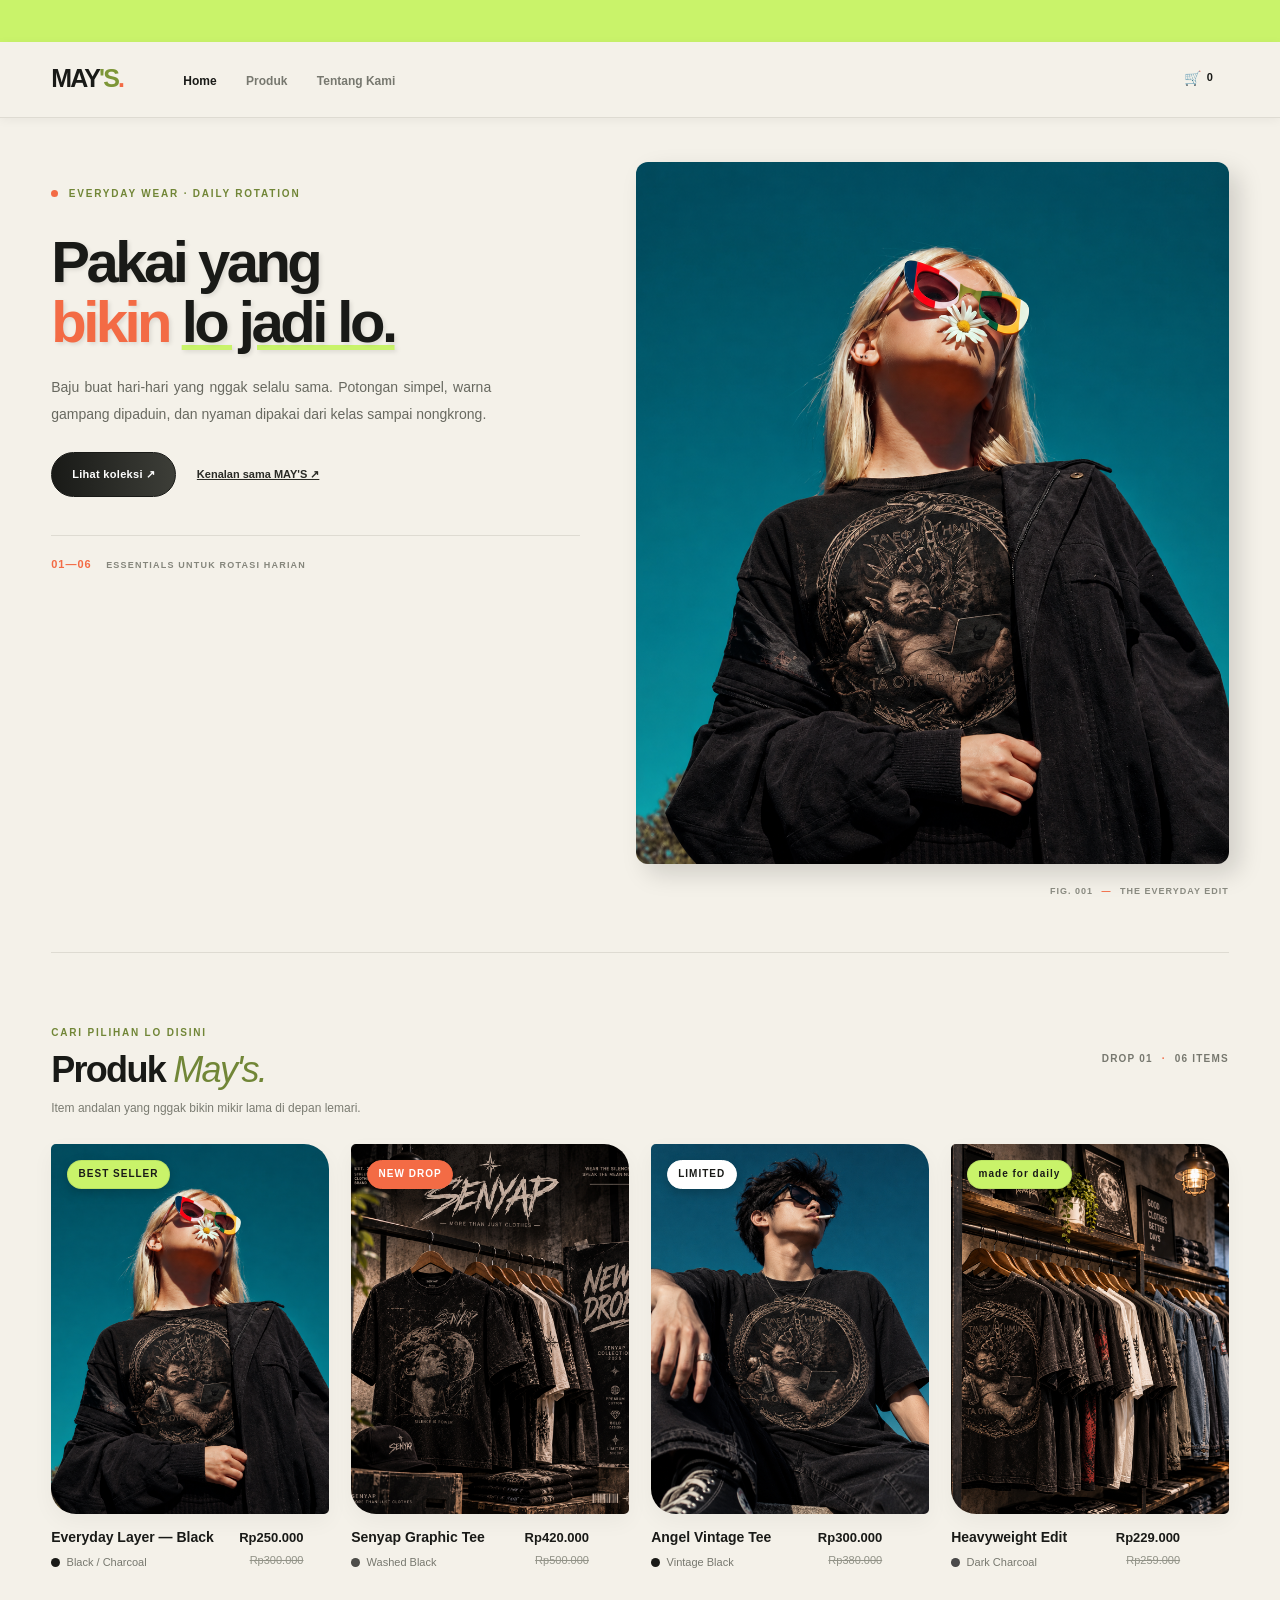
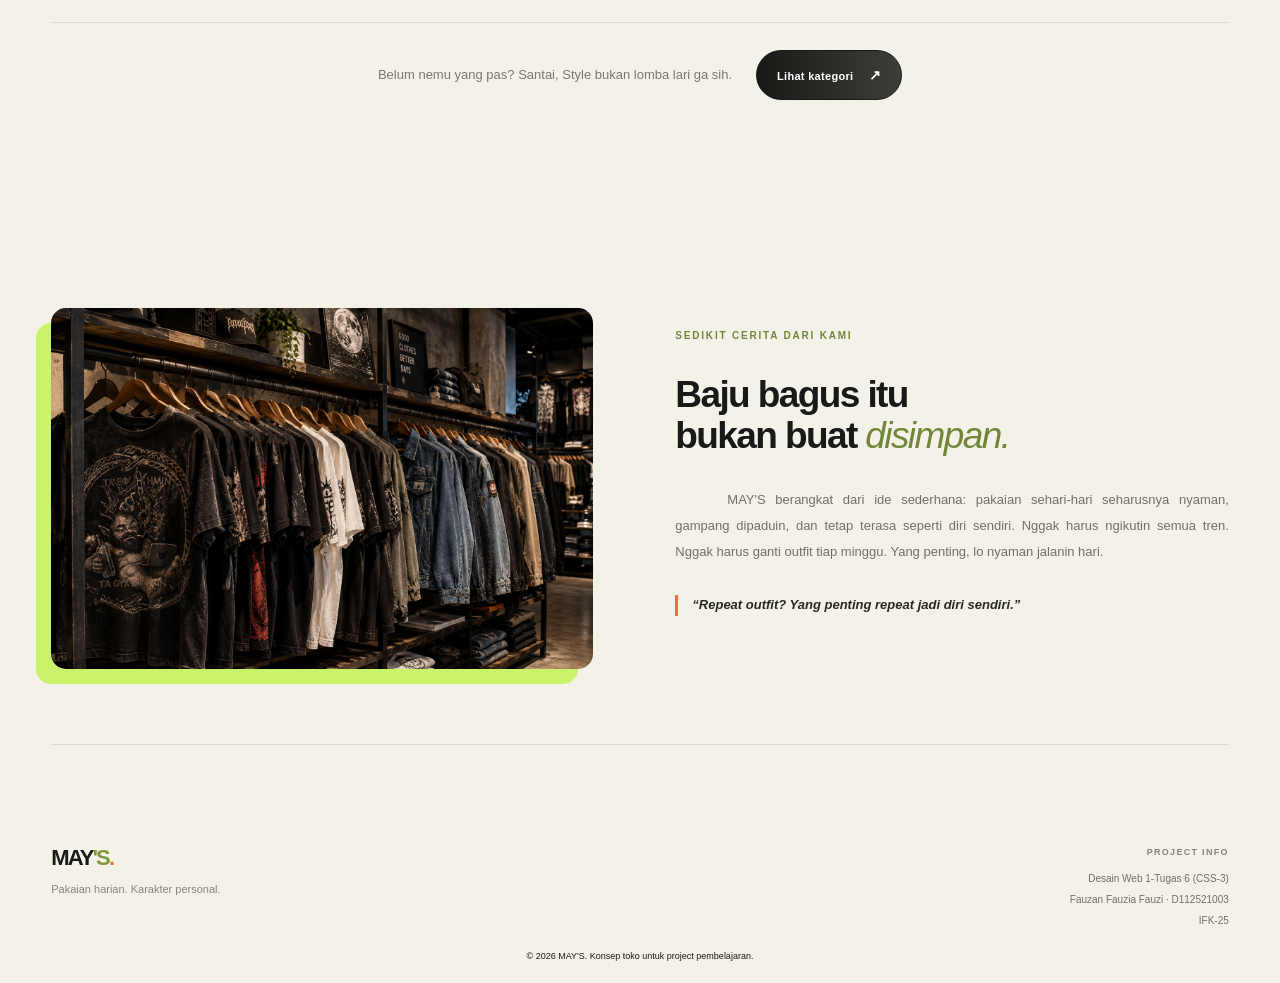
<file: index.html>
<!doctype html>
<html lang="id">
  <head>
    <meta charset="UTF-8" />
    <meta name="viewport" content="width=device-width, initial-scale=1.0" />
    <meta name="author" content="Fauzan Fauzia Fauzi" />
    <meta name="description" content="MAY'S — pakaian sehari-hari dengan potongan simpel, nyaman, dan punya karakter." />
    <title>MAY'S — Everyday Wear, Your Way</title>

    <!-- CSS eksternal -->
    <link rel="stylesheet" href="src/css/style.css" />
  </head>

  <body>
    <!-- Pengumuman toko -->
    <div class="announcement" id="announcement">
      <p>DROP 01 IT'S COMMING <span class="announcement__divider">/</span> GRATIS ONGKIR MIN. BELANJA Rp500.000</p>
    </div>

    <!-- Header dan navigasi utama -->
    <div class="site-header clearfix" id="top">
      <div class="site-header__inner clearfix">
        <a class="brand" href="#top" aria-label="Mayo's, kembali ke atas"> MAY<span class="brand__accent">'S</span><span class="brand__dot">.</span> </a>

        <div class="site-nav">
          <a class="site-nav__link site-nav__link--active" href="#hero">Home</a>
          <a class="site-nav__link" href="#produk">Produk</a>
          <a class="site-nav__link" href="#tentang">Tentang Kami</a>
        </div>

        <a class="header-cart" href="#cart" aria-label="Keranjang Belanja">
          <span class="header-cart__icon" aria-hidden="true">🛒</span>
          <span class="header-cart__count" id="cart-count">0</span>
        </a>
      </div>
    </div>

    <div class="page-shell">
      <!-- Hero / banner utama -->
      <div class="hero clearfix" id="hero">
        <div class="hero__copy">
          <p class="eyebrow"><span class="eyebrow__dot"></span> EVERYDAY WEAR · DAILY ROTATION</p>
          <h1 class="hero__title">Pakai yang<br /><span class="hero__title-accent">bikin</span> <span class="hero__title-outline">lo jadi lo.</span></h1>
          <p class="hero__description">Baju buat hari-hari yang nggak selalu sama. Potongan simpel, warna gampang dipaduin, dan nyaman dipakai dari kelas sampai nongkrong.</p>
          <div class="hero__actions">
            <a class="button button--dark" href="#produk">Lihat koleksi ↗</a>
            <a class="text-link" href="#tentang">Kenalan sama MAY'S ↗</a>
          </div>
          <div class="hero__footnote">
            <span class="hero__footnote-number">01—06</span>
            <span class="hero__footnote-text">ESSENTIALS UNTUK ROTASI HARIAN</span>
          </div>
        </div>

        <div class="hero__visual">
          <img class="hero__image" src="assets/img/1.png" alt="Model mengenakan outfit kasual bernuansa streetwear" />
          <p class="hero__image-caption">FIG. 001 <span>—</span> THE EVERYDAY EDIT</p>
        </div>
      </div>

      <!-- Katalog produk -->
      <div class="product-section" id="produk">
        <div class="section-heading clearfix">
          <div class="section-heading__copy">
            <p class="eyebrow">Cari Pilihan Lo Disini</p>
            <h2 class="section-title">Produk <span>May's.</span></h2>
            <p class="section-description">Item andalan yang nggak bikin mikir lama di depan lemari.</p>
          </div>
          <div class="product-filter-note">DROP 01 <span>·</span> 06 ITEMS</div>
        </div>

        <div class="product-list clearfix">
          <!-- Card 1 -->
          <div class="product-card">
            <!-- Link sekarang membungkus SELURUH isi card -->
            <a class="product-card__link" href="kategori.html" aria-label="Lihat detail Core Tee">
              <div class="product-card__image-wrap">
                <img class="product-card__image" src="assets/img/1.png" alt="Core Tee warna putih" />
                <span class="product-card__tag">BEST SELLER</span>
              </div>

              <div class="product-card__details clearfix">
                <div class="product-card__info">
                  <h3 class="product-card__name">Everyday Layer — Black</h3>
                  <p class="product-card__color"><span class="color-dot color-dot--black"></span> Black / Charcoal</p>
                </div>
                <div class="product-card__price-wrap">
                  <p class="product-card__price">Rp250.000</p>
                  <p class="product-card__old-price">Rp300.000</p>
                </div>
              </div>
            </a>
          </div>

          <!-- Card 2 -->
          <div class="product-card">
            <a class="product-card__link" href="kategori.html" aria-label="Lihat detail Boxy Tee">
              <div class="product-card__image-wrap">
                <img class="product-card__image" src="assets/img/2.png" alt="Outfit kaos kasual berpotongan santai" />
                <span class="product-card__tag product-card__tag--new">NEW DROP</span>
              </div>

              <div class="product-card__details clearfix">
                <div class="product-card__info">
                  <h3 class="product-card__name">Senyap Graphic Tee</h3>
                  <p class="product-card__color"><span class="color-dot color-dot--asphalt"></span> Washed Black</p>
                </div>
                <div class="product-card__price-wrap">
                  <p class="product-card__price">Rp420.000</p>
                  <p class="product-card__old-price">Rp500.000</p>
                </div>
              </div>
            </a>
          </div>

          <!-- Card 3 -->
          <div class="product-card">
            <a class="product-card__link" href="kategori.html" aria-label="Lihat detail Everyday Shirt">
              <div class="product-card__image-wrap">
                <img class="product-card__image" src="assets/img/3.png" alt="Kemeja kasual warna netral" />
                <span class="product-card__tag product-card__tag--limited">LIMITED</span>
              </div>

              <div class="product-card__details clearfix">
                <div class="product-card__info">
                  <h3 class="product-card__name">Angel Vintage Tee</h3>
                  <p class="product-card__color"><span class="color-dot color-dot--black"></span> Vintage Black</p>
                </div>
                <div class="product-card__price-wrap">
                  <p class="product-card__price">Rp300.000</p>
                  <p class="product-card__old-price">Rp380.000</p>
                </div>
              </div>
            </a>
          </div>

          <!-- Card 4 -->
          <div class="product-card">
            <a class="product-card__link" href="kategori.html" aria-label="Lihat detail Weekend Layer">
              <div class="product-card__image-wrap">
                <img class="product-card__image" src="assets/img/4.png" alt="Pilihan outerwear untuk layering" />
                <span class="product-card__tag product-card__tag--lowercase">made for daily</span>
              </div>

              <div class="product-card__details clearfix">
                <div class="product-card__info">
                  <h3 class="product-card__name">Heavyweight Edit</h3>
                  <p class="product-card__color"><span class="color-dot color-dot--darkgray"></span> Dark Charcoal</p>
                </div>
                <div class="product-card__price-wrap">
                  <p class="product-card__price">Rp229.000</p>
                  <p class="product-card__old-price">Rp259.000</p>
                </div>
              </div>
            </a>
          </div>
        </div>

        <div class="catalog-bottom">
          <p>Belum nemu yang pas? Santai, Style bukan lomba lari ga sih.</p>
          <a class="button button--dark" href="kategori.html">Lihat kategori <span>↗</span></a>
        </div>
      </div>

      <!-- Tentang Kami -->
      <div class="story-section clearfix" id="tentang">
        <div class="story-section__visual">
          <img src="assets/img/5.png" alt="Rak pakaian dengan pilihan baju kasual" />
        </div>
        <div class="story-section__copy">
          <p class="eyebrow">SEDIKIT CERITA DARI KAMI</p>
          <h2 class="story-section__title">Baju bagus itu<br />bukan buat <span>disimpan.</span></h2>
          <p class="story-section__paragraph">
            MAY'S berangkat dari ide sederhana: pakaian sehari-hari seharusnya nyaman, gampang dipaduin, dan tetap terasa seperti diri sendiri. Nggak harus ngikutin semua tren. Nggak harus ganti outfit tiap minggu. Yang penting, lo nyaman
            jalanin hari.
          </p>
          <p class="story-section__quote">“Repeat outfit? Yang penting repeat jadi diri sendiri.”</p>
        </div>
      </div>

      <!-- Footer -->
      <div class="site-footer clearfix" id="footer">
        <div class="site-footer__brand-block">
          <a class="brand brand--footer" href="#top">MAY<span class="brand__accent">'S</span><span class="brand__dot">.</span></a>
          <p>Pakaian harian. Karakter personal.</p>
        </div>

        <div class="site-footer__student">
          <p class="site-footer__heading">PROJECT INFO</p>
          <!-- Update ke Tugas 6 CSS3 -->
          <p>Desain Web 1-Tugas 6 (CSS-3)</p>
          <p>Fauzan Fauzia Fauzi · D112521003</p>
          <p>IFK-25</p>
        </div>

        <div class="site-footer__bottom">
          <p>© 2026 MAY'S. Konsep toko untuk project pembelajaran.</p>
        </div>
      </div>
    </div>
  </body>
</html>
</file>
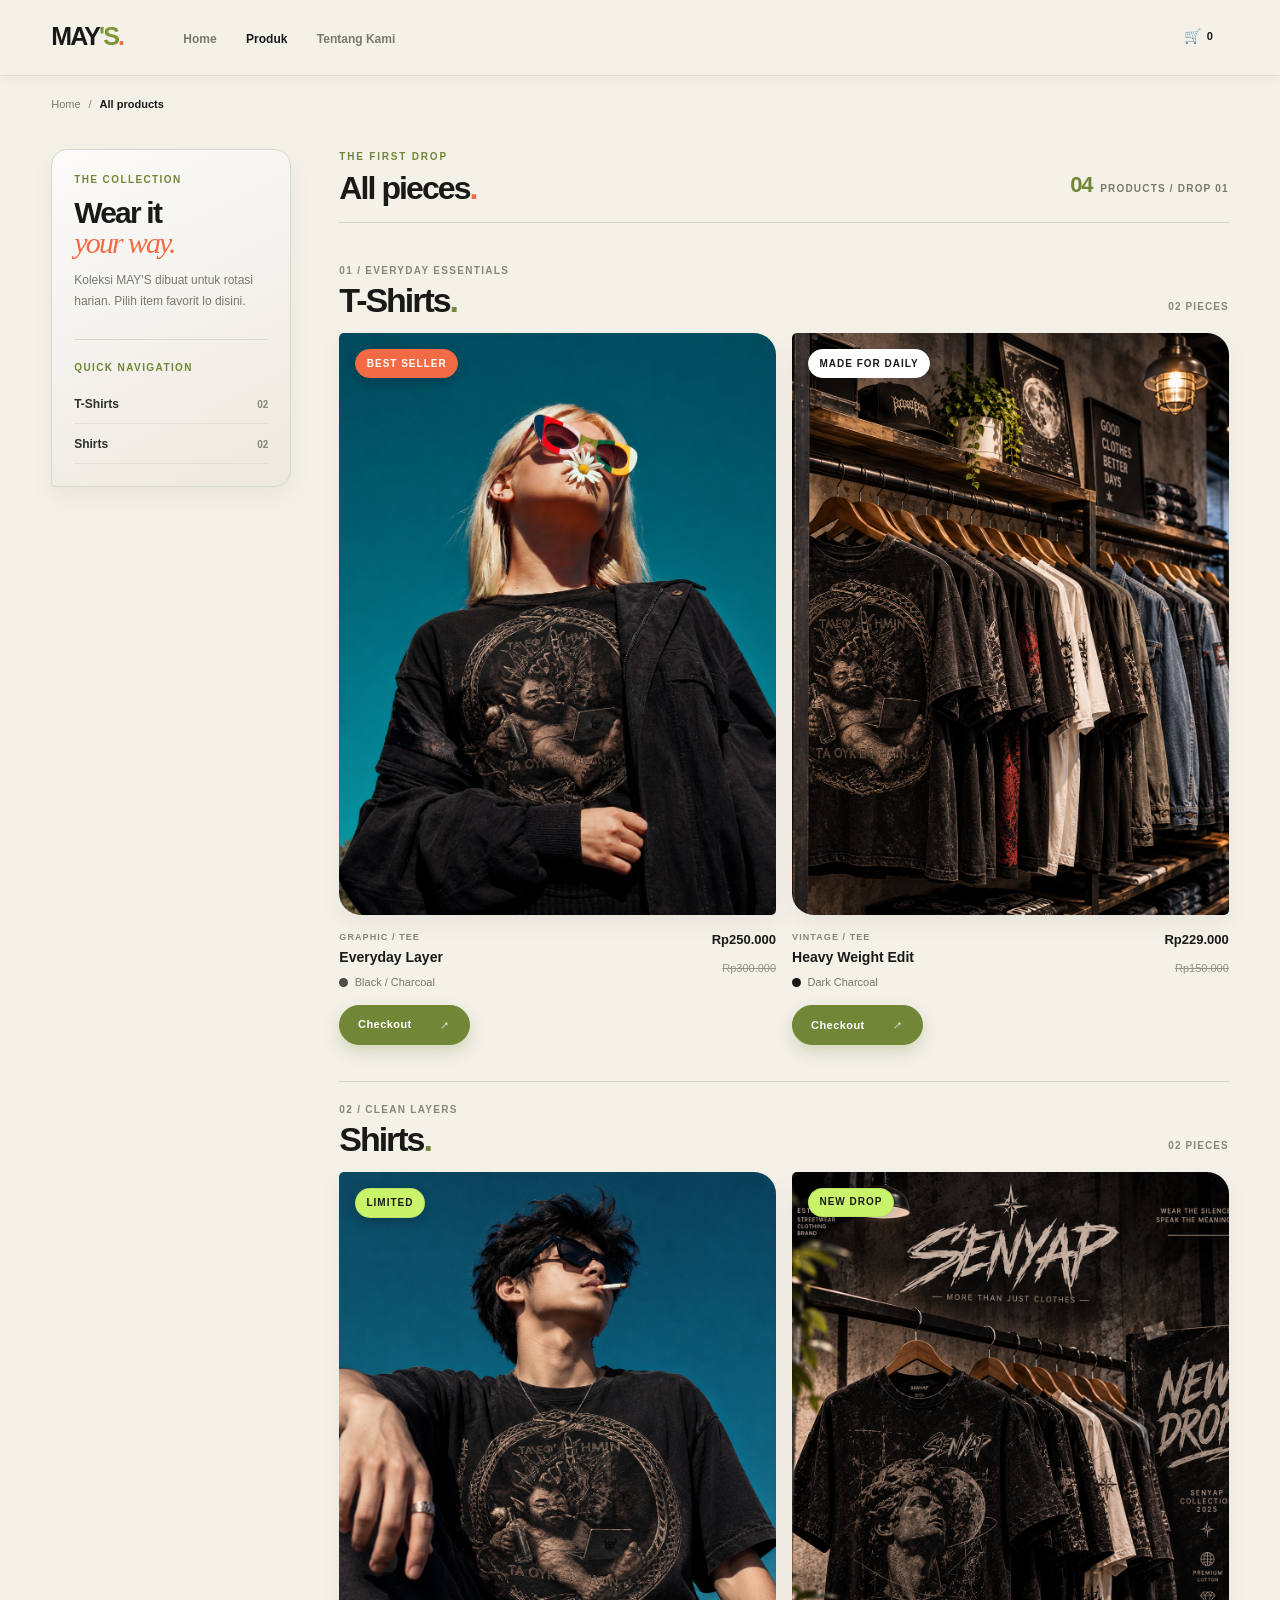
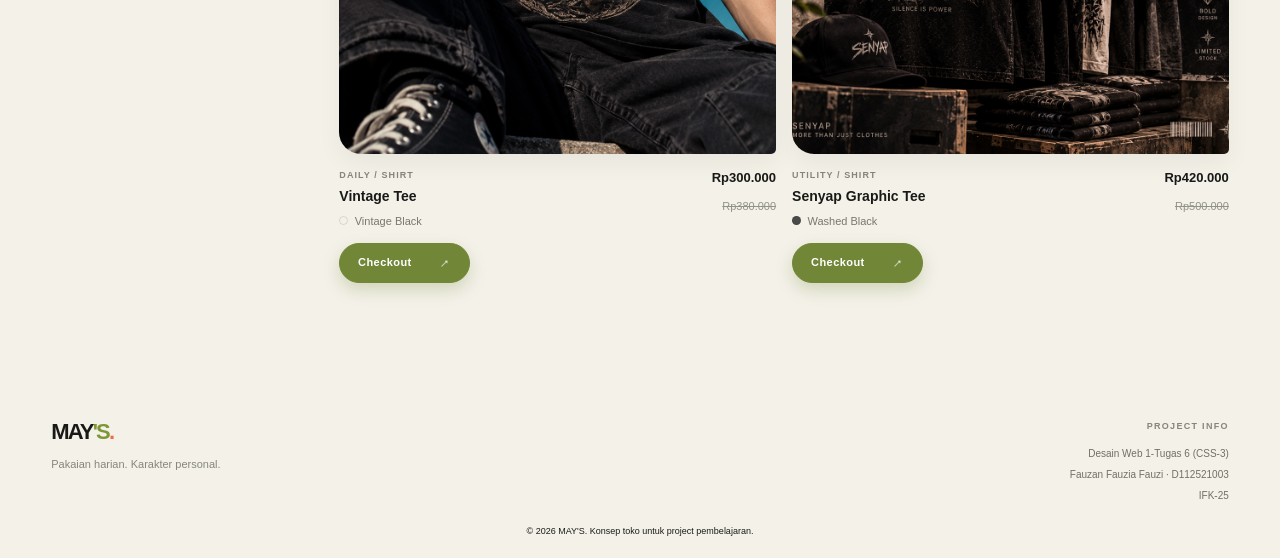
<file: kategori.html>
<!doctype html>
<html lang="id">
  <head>
    <meta charset="utf-8" />
    <meta name="viewport" content="width=device-width, initial-scale=1" />
    <meta name="theme-color" content="#f4f1e9" />
    <meta name="description" content="Jelajahi koleksi MAY'S: graphic tee, kemeja, outerwear, dan outfit harian dengan karakter personal." />
    <meta name="author" content="MAY'S" />

    <!-- Open Graph Meta Tags -->
    <meta property="og:type" content="website" />
    <meta property="og:site_name" content="MAY'S" />
    <meta property="og:title" content="Koleksi MAY'S — Everyday Wear, Your Way" />
    <meta property="og:description" content="Temukan outfit harian yang nyaman, simpel, dan tetap punya karakter." />

    <title>Koleksi MAY'S — Everyday Wear, Your Way</title>

    <!-- Stylesheets -->
    <link rel="stylesheet" href="src/css/style.css" />
    <link rel="stylesheet" href="src/css/kategori.css" />
  </head>

  <body class="catalog-page">
    <!-- Global Header -->
    <div class="site-header clearfix" id="top">
      <div class="site-header__inner clearfix">
        <a class="brand" href="index.html" aria-label="MAY'S, kembali ke beranda"> MAY<span class="brand__accent">'S</span><span class="brand__dot">.</span> </a>

        <div class="site-nav">
          <a class="site-nav__link" href="index.html">Home</a>
          <a class="site-nav__link site-nav__link--active" href="kategori.html">Produk</a>
          <a class="site-nav__link" href="index.html#tentang">Tentang Kami</a>
        </div>

        <a class="header-cart" href="#cart" aria-label="Keranjang Belanja">
          <span class="header-cart__icon" aria-hidden="true">🛒</span>
          <span class="header-cart__count" id="cart-count">0</span>
        </a>
      </div>
    </div>

    <!-- Main Page Shell -->
    <div class="page-shell">
      <!-- Breadcrumb Navigation -->
      <div class="breadcrumb">
        <a href="index.html">Home</a>
        <span class="breadcrumb__divider">/</span>
        <span class="breadcrumb__current">All products</span>
      </div>

      <!-- Catalog Main Layout (Sidebar & Product Grid) -->
      <div class="catalog-layout" id="catalog-content">
        <!-- Sidebar Informasi & Navigasi Kategori -->
        <div class="catalog-sidebar">
          <div class="catalog-sidebar__block">
            <p class="catalog-sidebar__eyebrow">THE COLLECTION</p>
            <h2 class="catalog-sidebar__title">
              Wear it<br />
              <em>your way.</em>
            </h2>
            <p class="catalog-sidebar__text">Koleksi MAY'S dibuat untuk rotasi harian. Pilih item favorit lo disini.</p>
          </div>

          <div class="catalog-sidebar__block catalog-sidebar__block--border">
            <p class="catalog-sidebar__eyebrow">QUICK NAVIGATION</p>
            <ul class="catalog-sidebar__list">
              <li>
                <a href="#category-kaos">T-Shirts <span>02</span></a>
              </li>
              <li>
                <a href="#category-kemeja">Shirts <span>02</span></a>
              </li>
            </ul>
          </div>
        </div>

        <!-- Daftar Kategori dan Produk -->
        <div class="catalog-results">
          <!-- Catalog Toolbar -->
          <div class="catalog-toolbar">
            <div>
              <p class="eyebrow">THE FIRST DROP</p>
              <h2 class="catalog-toolbar__title">All pieces<span>.</span></h2>
            </div>
            <p class="catalog-toolbar__count"><strong>04</strong> PRODUCTS / DROP 01</p>
          </div>

          <!-- Kategori 1: T-Shirts -->
          <div class="product-group" id="category-kaos">
            <div class="product-group__heading">
              <div>
                <p class="product-group__index">01 / EVERYDAY ESSENTIALS</p>
                <h3 class="product-group__title" id="category-kaos-title">T-Shirts<span>.</span></h3>
              </div>
              <p class="product-group__count">02 PIECES</p>
            </div>

            <div class="catalog-product-grid">
              <!-- Item 1 -->
              <div class="product-card catalog-product-card">
                <div class="product-card__image-wrap">
                  <img class="product-card__image" src="assets/img/1.png" alt="Kaos basic berwarna terang dengan potongan santai" width="760" height="980" loading="lazy" decoding="async" />
                  <span class="product-card__tag product-card__tag--new">BEST SELLER</span>
                </div>

                <div class="product-card__details">
                  <div class="product-card__info">
                    <p class="catalog-product-card__category">GRAPHIC / TEE</p>
                    <h4 class="product-card__name">Everyday Layer</h4>
                    <p class="product-card__color"><span class="color-dot color-dot--asphalt"></span> Black / Charcoal</p>
                  </div>

                  <div class="product-card__price-wrap">
                    <p class="product-card__price"><span>Rp250.000</span></p>
                    <del class="product-card__old-price"><span>Rp300.000</span></del>
                  </div>
                </div>

                <a class="product-card__checkout" href="cart.html">
                  <span>Checkout</span>
                  <span class="product-card__arrow" aria-hidden="true">&#8594;</span>
                </a>
              </div>

              <!-- Item 2 -->
              <div class="product-card catalog-product-card">
                <div class="product-card__image-wrap">
                  <img class="product-card__image" src="assets/img/4.png" alt="Model mengenakan kaos kasual bergaya vintage" width="760" height="980" loading="lazy" decoding="async" />
                  <span class="product-card__tag product-card__tag--limited">Made For Daily</span>
                </div>

                <div class="product-card__details">
                  <div class="product-card__info">
                    <p class="catalog-product-card__category">VINTAGE / TEE</p>
                    <h4 class="product-card__name">Heavy Weight Edit</h4>
                    <p class="product-card__color"><span class="color-dot color-dot--black"></span> Dark Charcoal</p>
                  </div>

                  <div class="product-card__price-wrap">
                    <p class="product-card__price"><span>Rp229.000</span></p>
                    <del class="product-card__old-price"><span>Rp150.000</span></del>
                  </div>
                </div>

                <a class="product-card__checkout" href="cart.html">
                  <span>Checkout</span>
                  <span class="product-card__arrow" aria-hidden="true">&#8594;</span>
                </a>
              </div>
            </div>
          </div>

          <!-- Kategori 2: Shirts -->
          <div class="product-group" id="category-kemeja">
            <div class="product-group__heading">
              <div>
                <p class="product-group__index">02 / CLEAN LAYERS</p>
                <h3 class="product-group__title" id="category-kemeja-title">Shirts<span>.</span></h3>
              </div>
              <p class="product-group__count">02 PIECES</p>
            </div>

            <div class="catalog-product-grid">
              <!-- Item 1 -->
              <div class="product-card catalog-product-card">
                <div class="product-card__image-wrap">
                  <img class="product-card__image" src="assets/img/3.png" alt="Kemeja kasual warna netral untuk gaya sehari-hari" width="760" height="980" loading="lazy" decoding="async" />
                  <span class="product-card__tag">LIMITED</span>
                </div>

                <div class="product-card__details">
                  <div class="product-card__info">
                    <p class="catalog-product-card__category">DAILY / SHIRT</p>
                    <h4 class="product-card__name">Vintage Tee</h4>
                    <p class="product-card__color"><span class="color-dot color-dot--olive"></span> Vintage Black</p>
                  </div>

                  <div class="product-card__price-wrap">
                    <p class="product-card__price"><span>Rp300.000</span></p>
                    <del class="product-card__old-price"><span>Rp380.000</span></del>
                  </div>
                </div>

                <a class="product-card__checkout" href="cart.html">
                  <span>Checkout</span>
                  <span class="product-card__arrow" aria-hidden="true">&#8594;</span>
                </a>
              </div>

              <!-- Item 2 -->
              <div class="product-card catalog-product-card">
                <div class="product-card__image-wrap">
                  <img class="product-card__image" src="assets/img/2.png" alt="Overshirt dengan siluet kasual dan warna netral" width="760" height="980" loading="lazy" decoding="async" />
                  <span class="product-card__tag product-card__tag--uppercase">NEW DROP</span>
                </div>

                <div class="product-card__details">
                  <div class="product-card__info">
                    <p class="catalog-product-card__category">UTILITY / SHIRT</p>
                    <h4 class="product-card__name">Senyap Graphic Tee</h4>
                    <p class="product-card__color"><span class="color-dot color-dot--darkgray"></span> Washed Black</p>
                  </div>

                  <div class="product-card__price-wrap">
                    <p class="product-card__price"><span>Rp420.000</span></p>
                    <del class="product-card__old-price"><span>Rp500.000</span></del>
                  </div>
                </div>

                <a class="product-card__checkout" href="cart.html">
                  <span>Checkout</span>
                  <span class="product-card__arrow" aria-hidden="true">&#8594;</span>
                </a>
              </div>
            </div>
          </div>
        </div>
      </div>

      <!-- Global Footer -->
      <div class="site-footer clearfix" id="footer">
        <div class="site-footer__brand-block">
          <a class="brand brand--footer" href="#top"> MAY<span class="brand__accent">'S</span><span class="brand__dot">.</span> </a>
          <p>Pakaian harian. Karakter personal.</p>
        </div>

        <div class="site-footer__student">
          <p class="site-footer__heading">PROJECT INFO</p>
          <p>Desain Web 1-Tugas 6 (CSS-3)</p>
          <p>Fauzan Fauzia Fauzi · D112521003</p>
          <p>IFK-25</p>
        </div>

        <div class="site-footer__bottom">
          <p>© 2026 MAY'S. Konsep toko untuk project pembelajaran.</p>
        </div>
      </div>
    </div>
  </body>
</html>
</file>
<file: src/css/style.css>
/* MAY'S — CLOTHING STORE
   Tugas 5 : Cascading Style Sheet 3 (CSS3)
   Nama    : Fauzan Fauzia Fauzi
   NIM     : D112521003
   Kelas   : IFK-25

   Pendekatan Tambahan CSS3:
   - Rounded Corners (border-radius)
   - Shadows (box-shadow, text-shadow)
   - Background Gradients (linear-gradient)
   - 2D Transforms (transform: scale, rotate, translate)
   - Transitions (hover effects)
   - Animations (@keyframes)
   - Vendor Prefix (-webkit-, -moz-, dll)
*/

/* 01. RESET DASAR DAN BOX MODEL */
* {
  box-sizing: border-box;
}
body {
  margin: 0;
  padding: 0;
  background-color: #f4f1e9;
  color: #191a17;
  font-family: Arial, Helvetica, sans-serif;
  font-size: 16px;
  font-weight: normal;
  line-height: 1.6;
}
img {
  display: block;
  width: 100%;
  height: auto;
}
a {
  color: inherit;
  text-decoration: none;
}
p,
h1,
h2,
h3 {
  margin-top: 0;
}
.clearfix::after {
  content: "";
  display: table;
  clear: both;
}

/* 02. PENGUMUMAN TOKO */
.announcement {
  width: 100%;
  padding: 8px 0;
  background-color: #c9f36a;
  color: #191a17;
  text-align: center;
  overflow: hidden; /* Sembunyikan teks yang keluar dari box */
  white-space: nowrap; /* Mencegah teks turun ke bawah (wrap) */
  position: relative;
}
.announcement p {
  display: inline-block;
  margin: 0;
  font-size: 10px;
  font-weight: bold;
  letter-spacing: 1.4px;
  text-transform: uppercase;
  padding-left: 100%; /* Posisi awal teks dari luar sebelah kanan */
  /* Menerapkan properti animasi sesuai modul CSS3 */
  animation-name: textScroll;
  animation-duration: 15s;
  animation-timing-function: linear;
  animation-iteration-count: infinite;
}
.announcement__divider {
  margin: 0 15px;
  color: #687b35;
}
/* Keyframes untuk pergerakan teks ke kiri */
@keyframes textScroll {
  0% {
    transform: translate3d(0, 0, 0);
  }
  100% {
    transform: translate3d(-100%, 0, 0);
  }
}

/* 03. HEADER DAN NAVIGASI */
.site-header {
  width: 100%;
  border-bottom: 1px solid #dedbd2;
  background-color: rgba(244, 241, 233, 0.95); /* Sedikit transparan */
  -webkit-box-shadow: 0 2px 10px rgba(0, 0, 0, 0.05); /* CSS3 Box Shadow */
  box-shadow: 0 2px 10px rgba(0, 0, 0, 0.05);
  position: sticky;
  top: 0;
  z-index: 100;
}
.site-header__inner {
  width: 92%;
  max-width: 1200px;
  margin: 0 auto;
  padding: 21px 0;
}
.brand {
  float: left;
  display: inline-block;
  color: #191a17;
  font-size: 25px;
  font-weight: 900;
  letter-spacing: -1.8px;
  line-height: 1.2;
}
.brand__accent {
  color: #7d9637;
}
.brand__dot {
  color: #f36b45;
}

.site-nav {
  float: left;
  margin-top: 4px;
  margin-left: 60px;
}
.site-nav__link {
  display: inline-block;
  margin-right: 25px;
  padding: 5px 0;
  color: #77786f;
  font-size: 12px;
  font-weight: bold;
  -webkit-transition: color 0.3s ease; /* CSS3 Transition */
  transition: color 0.3s ease;
}
.site-nav__link:hover,
.site-nav__link:focus {
  color: #191a17;
  text-decoration: underline;
  text-underline-offset: 5px;
}
.site-nav__link--active {
  color: #191a17;
}

.header-bag {
  float: right;
  display: inline-block;
  padding: 8px 12px;
  border: 1px solid #191a17;
  border-radius: 20px; /* CSS3 Rounded Corner */
  color: #191a17;
  font-size: 10px;
  font-weight: bold;
  letter-spacing: 1px;
  -webkit-transition: all 0.3s ease; /* CSS3 Transition */
  transition: all 0.3s ease;
}
.header-bag:hover,
.header-bag:focus {
  background-color: #191a17;
  color: #ffffff;
  -webkit-box-shadow: 0 4px 8px rgba(0, 0, 0, 0.15); /* CSS3 Box Shadow Hover */
  box-shadow: 0 4px 8px rgba(0, 0, 0, 0.15);
}
.header-bag__icon {
  margin-left: 8px;
  font-size: 13px;
}

/* 01. HEADER CART BUTTON (CATALOG SPECIFIC) */

.header-cart {
  position: relative;
  float: right;
  display: inline-flex;
  align-items: center;
  justify-content: center;
  padding: 8px 16px;
  border-radius: 50px;
  background-color: transparent;
  color: #191a17;
  font-size: 14px;
  line-height: 1;
  text-decoration: none;
  -webkit-transition: all 0.2s ease;
  transition: all 0.2s ease;
}

.header-cart:hover {
  background-color: #718637;
  color: #ffffff;
}

.header-cart__icon {
  display: inline-block;
  font-size: 14px;
}

.header-cart__count {
  margin-left: 6px;
  font-size: 11px;
  font-weight: 800;
  line-height: 1;
}

/* 04. LEBAR KONTEN UTAMA */
.page-shell {
  width: 92%;
  max-width: 1200px;
  margin: 0 auto;
}

/* 05. HERO / BANNER UTAMA */
#hero {
  margin-top: 34px;
  padding-bottom: 34px;
  border-bottom: 1px solid #dedbd2;
}
.hero__copy {
  float: left;
  width: 48%;
  padding-top: 34px;
  padding-right: 36px;
  -webkit-animation: slideUpFade 1s cubic-bezier(0.2, 0.8, 0.2, 1); /* CSS3 Animation */
  animation: slideUpFade 1s cubic-bezier(0.2, 0.8, 0.2, 1);
}
.eyebrow {
  margin-bottom: 30px;
  color: #718637;
  font-size: 10px;
  font-weight: bold;
  font-variant: small-caps;
  letter-spacing: 1.8px;
  text-transform: uppercase;
}
.eyebrow__dot {
  display: inline-block;
  width: 7px;
  height: 7px;
  margin-right: 6px;
  border-radius: 50%;
  background-color: #f36b45;
}
.hero__title {
  margin-bottom: 22px;
  color: #191a17;
  font-size: 58px;
  font-weight: 900;
  line-height: 1.04;
  letter-spacing: -3.5px;
  text-shadow: 2px 2px 4px rgba(0, 0, 0, 0.1); /* CSS3 Text Shadow */
}
.hero__title-accent {
  color: #f36b45;
}
.hero__title-outline {
  color: #191a17;
  text-decoration: underline;
  text-decoration-color: #c9f36a;
}
.hero__description {
  max-width: 440px;
  margin-bottom: 24px;
  color: #686960;
  font-size: 14px;
  line-height: 1.9;
  text-align: justify;
}
.hero__actions {
  margin-bottom: 38px;
}

/* Tombol dengan CSS3 */
.button {
  display: inline-block;
  padding: 13px 20px;
  border-radius: 25px; /* CSS3 Rounded Corner */
  font-size: 11px;
  font-weight: bold;
  letter-spacing: 0.3px;
  -webkit-transition: all 0.3s ease; /* CSS3 Transition */
  transition: all 0.3s ease;
}
.button span {
  margin-left: 12px;
  font-size: 14px;
}
.button--dark {
  border: 1px solid #191a17;
  color: #ffffff;
  /* CSS3 Gradient */
  background: -webkit-linear-gradient(left, #191a17, #3d3e38);
  background: linear-gradient(to right, #191a17, #3d3e38);
}
.button--dark:hover,
.button--dark:focus {
  border-color: #718637;
  /* CSS3 Gradient Hover */
  background: -webkit-linear-gradient(left, #718637, #8ba840);
  background: linear-gradient(to right, #718637, #8ba840);
  -webkit-transform: translateY(-3px); /* CSS3 2D Transform */
  transform: translateY(-3px);
  -webkit-box-shadow: 0 5px 15px rgba(113, 134, 55, 0.4); /* CSS3 Box Shadow */
  box-shadow: 0 5px 15px rgba(113, 134, 55, 0.4);
}
.text-link {
  display: inline-block;
  margin-left: 16px;
  padding: 4px 0;
  color: #292a25;
  font-size: 11px;
  font-weight: bold;
  text-decoration: underline;
  -webkit-transition: color 0.3s ease;
  transition: color 0.3s ease;
}
.text-link:hover,
.text-link:focus {
  color: #718637;
}

.hero__footnote {
  padding-top: 14px;
  border-top: 1px solid #dedbd2;
}
.hero__footnote-number {
  margin-right: 10px;
  color: #f36b45;
  font-size: 11px;
  font-weight: bold;
  letter-spacing: 1px;
}
.hero__footnote-text {
  color: #85867c;
  font-size: 9px;
  font-weight: bold;
  letter-spacing: 1.2px;
}

.hero__visual {
  float: right;
  width: 52%;
  padding: 10px 0 20px 20px;
}
.hero__image {
  width: 100%;
  height: auto;
  border-radius: 12px; /* CSS3 Rounded Corner */
  background-color: #dedbd2;
  -webkit-box-shadow: 10px 10px 25px rgba(0, 0, 0, 0.15); /* CSS3 Box Shadow */
  box-shadow: 10px 10px 25px rgba(0, 0, 0, 0.15);
  -webkit-transition: all 0.5s ease; /* CSS3 Transition */
  transition: all 0.5s ease;
}
.hero__image:hover {
  -webkit-transform: scale(1.02) rotate(1deg); /* CSS3 2D Transform */
  transform: scale(1.02) rotate(1deg);
}
.hero__image-caption {
  float: right;
  margin: 20px 0 0;
  color: #898a80;
  font-size: 9px;
  font-weight: bold;
  letter-spacing: 1px;
  text-align: right;
}
.hero__image-caption span {
  margin: 0 5px;
  color: #f36b45;
}

/* 06. HEADING BAGIAN */
.product-section {
  padding-top: 72px;
}
.section-heading {
  margin-bottom: 25px;
}
.section-heading__copy {
  float: left;
  max-width: 70%;
}
.section-heading .eyebrow {
  margin-bottom: 8px;
}
.section-title {
  margin: 0;
  color: #191a17;
  font-size: 36px;
  font-weight: 900;
  line-height: 1.15;
  letter-spacing: -1.7px;
}
.section-title span {
  color: #718637;
  font-style: italic;
  font-weight: normal;
}
.section-description {
  margin: 9px 0 0;
  color: #7b7c72;
  font-size: 12px;
}
.product-filter-note {
  float: right;
  margin-top: 26px;
  color: #77786f;
  font-size: 10px;
  font-weight: bold;
  letter-spacing: 1.2px;
  text-align: right;
}
.product-filter-note span {
  margin: 0 5px;
  color: #f36b45;
}

/* 07. KATALOG PRODUK */
.product-list {
  display: grid;
  grid-template-columns: repeat(4, minmax(0, 1fr));
  gap: 1.4rem;
  perspective: 1200px;
}
.product-card {
  display: flex;
  min-width: 0;
  flex-direction: column;
  -webkit-transition: -webkit-transform 280ms ease;
  transition: transform 280ms ease;
  transform-style: preserve-3d;
  background-color: transparent;
  padding: 0;
}
/* Pastikan link gak merusak warna teks */
.product-card__link {
  display: block;
  text-decoration: none;
  color: inherit;
}
.product-card:hover {
  -webkit-transform: translateY(-7px) rotateX(1.2deg);
  transform: translateY(-7px) rotateX(1.2deg);
}
.product-card__image-wrap {
  position: relative;
  display: block;
  overflow: hidden;
  aspect-ratio: 3 / 4;
  border-radius: 5px 25px 5px 25px;
  background: -webkit-linear-gradient(305deg, #e9e4d9 0%, #d9d2c6 100%);
  background: linear-gradient(145deg, #e9e4d9 0%, #d9d2c6 100%);
  -webkit-box-shadow: 0 8px 22px rgba(25, 26, 23, 0.045);
  box-shadow: 0 8px 22px rgba(25, 26, 23, 0.045);
  isolation: isolate;
}
.product-card__image-wrap::after {
  position: absolute;
  z-index: 0;
  inset: 45% 0 0;
  background: -webkit-linear-gradient(top, transparent, rgba(25, 26, 23, 0.2));
  background: linear-gradient(180deg, transparent, rgba(25, 26, 23, 0.2));
  content: "";
  opacity: 0;
  -webkit-transition: opacity 280ms ease;
  transition: opacity 280ms ease;
}
.product-card__image {
  width: 100%;
  height: 100%;
  object-fit: cover;
  -webkit-transition:
    -webkit-transform 600ms ease,
    -webkit-filter 280ms ease;
  transition:
    transform 600ms cubic-bezier(0.2, 0.75, 0.25, 1),
    filter 280ms ease;
}
/* Hover effect cuma jalan waktu isi card di-hover */
.product-card:hover .product-card__image {
  -webkit-filter: saturate(1.08);
  filter: saturate(1.08);
  -webkit-transform: scale(1.055);
  transform: scale(1.055);
}
.product-card:hover .product-card__image-wrap::after {
  opacity: 1;
}
.product-card__tag {
  position: absolute;
  z-index: 2;
  top: 1rem;
  left: 1rem;
  display: inline-flex;
  align-items: center;
  min-height: 27px;
  margin: 0;
  padding: 0.35rem 0.65rem;
  border: 1px solid rgba(25, 26, 23, 0.08);
  border-radius: 999px;
  background-color: #c9f36a;
  color: #191a17;
  font-size: 10px;
  font-weight: 900;
  letter-spacing: 1px;
  text-transform: uppercase;
  -webkit-box-shadow: 0 4px 12px rgba(0, 0, 0, 0.2);
  box-shadow: 0 4px 12px rgba(0, 0, 0, 0.2);
}
.product-card__tag--new {
  border-color: #f36b45;
  background-color: #f36b45;
  color: #ffffff;
  -webkit-animation: pulseEffect 2s infinite;
  animation: pulseEffect 2s infinite;
}
.product-card__tag--limited {
  border-color: #ffffff;
  background-color: #ffffff;
  color: #191a17;
}
.product-card__tag--lowercase {
  text-transform: lowercase;
}
.product-card__details {
  display: flex;
  align-items: flex-start;
  justify-content: space-between;
  gap: 0.65rem;
  padding-top: 0.9rem;
}
.product-card__info {
  min-width: 0;
}
.product-card__name {
  margin: 0 0 0.4rem;
  color: #191a17;
  font-size: 14px;
  font-weight: 600; /* Dibuat lebih tipis dari harga (sebelumnya 800) */
  line-height: 1.4;
  overflow-wrap: anywhere;
}
.product-card__color {
  display: flex;
  align-items: center;
  gap: 0.4rem;
  margin: 0;
  color: #77786f;
  font-size: 11px;
  line-height: 1.5;
}
.color-dot {
  display: inline-block;
  flex: 0 0 auto;
  width: 9px;
  height: 9px;
  border: 1px solid rgba(25, 26, 23, 0.12);
  border-radius: 50%;
  margin: 0;
}
.color-dot--asphalt {
  background-color: #4e4e4a;
}
.color-dot--black {
  background-color: #191a17;
}
.color-dot--darkgray {
  background-color: #4a4a4a;
}
.product-card__price-wrap {
  flex: 0 0 auto;
  text-align: right;
}
.product-card__price {
  margin: 0 0 0.2rem;
  color: #191a17;
  font-size: 13px;
  font-weight: 900; /* Harga tetap tebal & nonjol */
  white-space: nowrap;
}
.product-card__old-price {
  margin: 0;
  color: #929388;
  font-size: 11px;
  text-decoration: line-through;
  white-space: nowrap;
}
/* --- CSS3 HOVER FULLSCREEN PREVIEW --- */
/* Container preview melayang menutup layar */
.product-card__preview {
  position: fixed;
  top: 0;
  left: 0;
  width: 100vw;
  height: 100vh;
  z-index: 9999;
  background-color: rgba(25, 26, 23, 0.85); /* Overlay transparan gelap */
  backdrop-filter: blur(8px); /* Efek blur estetik CSS3 */
  -webkit-backdrop-filter: blur(8px);
  display: flex;
  align-items: center;
  justify-content: center;
  /* Sembunyikan bawaan */
  opacity: 0;
  visibility: hidden;
  pointer-events: none;
  /* Transisi halus CSS3 */
  -webkit-transition: all 0.4s cubic-bezier(0.2, 0.75, 0.25, 1);
  transition: all 0.4s cubic-bezier(0.2, 0.75, 0.25, 1);
}
/* Gambar baju besar di tengah layar */
.product-card__preview img {
  max-width: 85vw;
  max-height: 85vh;
  width: auto;
  height: auto;
  object-fit: contain;
  border-radius: 16px;
  box-shadow: 0 25px 50px rgba(0, 0, 0, 0.5);

  /* Efek pop-up animasi CSS3 Transform */
  -webkit-transform: scale(0.85);
  transform: scale(0.85);
  -webkit-transition: -webkit-transform 0.4s cubic-bezier(0.2, 0.75, 0.25, 1);
  transition: transform 0.4s cubic-bezier(0.2, 0.75, 0.25, 1);
}
/* Tampilkan preview layar penuh saat wadah gambar di-hover */
.product-card__image-wrap:hover .product-card__preview {
  opacity: 1;
  visibility: visible;
}
.product-card__image-wrap:hover .product-card__preview img {
  -webkit-transform: scale(1);
  transform: scale(1);
}
.catalog-bottom {
  display: flex;
  align-items: center;
  justify-content: center;
  flex-wrap: wrap;
  gap: 1.5rem; /* Jarak antara teks dan tombol */
  margin-top: 1.8rem;
  padding: 1.7rem 0;
  border-top: 1px solid #dedbd2;
}
.catalog-bottom p {
  margin: 0;
  color: #77786f;
  font-size: 13px;
}
/* Modifikasi text-link khusus di bagian bawah katalog (menghilangkan garis bawah bawaan text-link) */
.catalog-bottom .text-link {
  text-decoration: none;
  font-size: 12px;
  color: #191a17;
}
.catalog-bottom .text-link:hover,
.catalog-bottom .text-link:focus {
  color: #718637; /* Berubah hijau olive waktu di-hover */
  text-decoration: underline; /* Muncul garis bawah waktu di-hover */
}

/* 08. TENTANG KAMI */
.story-section {
  margin-top: 180px;
  padding: 0 0 75px;
  border-bottom: 1px solid #dedbd2;
}
.story-section__visual {
  float: left;
  width: 46%;
}
.story-section__visual img {
  width: 100%;
  height: auto;
  border-radius: 15px; /* CSS3 Rounded Corner */
  /* CSS3 Solid Drop Shadow sbg elemen desain dekoratif */
  -webkit-box-shadow: -15px 15px 0px #c9f36a;
  box-shadow: -15px 15px 0px #c9f36a;
  -webkit-transition: all 0.4s ease;
  transition: all 0.4s ease;
}
.story-section__visual img:hover {
  -webkit-transform: translate(5px, -5px); /* CSS3 Translate */
  transform: translate(5px, -5px);
  -webkit-box-shadow: -20px 20px 0px #f36b45;
  box-shadow: -20px 20px 0px #f36b45;
}

.story-section__copy {
  float: right;
  width: 47%;
  padding-top: 20px;
}
.story-section__title {
  margin-bottom: 30px;
  color: #191a17;
  font-size: 37px;
  font-weight: 900;
  line-height: 1.13;
  letter-spacing: -1.6px;
}
.story-section__title span {
  color: #718637;
  font-style: italic;
  font-weight: normal;
}
.story-section__paragraph {
  margin-bottom: 30px;
  color: #6f7067;
  font-size: 13px;
  line-height: 2;
  text-align: justify;
  text-indent: 4em;
}
.story-section__quote {
  margin: 0 0 18px;
  padding-left: 14px;
  border-left: 3px solid #f36b45;
  color: #282923;
  font-size: 13px;
  font-style: italic;
  font-weight: bold;
}

/* 09. FOOTER */
.site-footer {
  margin-top: 65px;
  padding: 35px 0 20px;
}
.site-footer__brand-block {
  float: left;
  width: 35%;
}
.brand--footer {
  float: none;
  font-size: 22px;
}
.site-footer__brand-block p {
  margin: 9px 0 0;
  color: #85867c;
  font-size: 11px;
}

.site-footer__student {
  float: right;
  width: 35%;
  text-align: right;
}
.site-footer__heading {
  margin: 0 0 12px;
  color: #85867c;
  font-size: 9px;
  font-weight: bold;
  letter-spacing: 1.3px;
  text-transform: uppercase;
}
.site-footer__student p:not(.site-footer__heading) {
  margin: 0 0 5px;
  color: #6f7067;
  font-size: 10px;
}
.site-footer__bottom {
  clear: both;
  margin-top: 35px;
  padding-top: 15px;
}
.site-footer__bottom p {
  margin: 0;
  font-size: 9px;
  text-align: center;
}

/* 10. KEYFRAMES ANIMATIONS */
/* --- CSS3 KEYFRAMES ANIMATIONS --- */
/* Animasi elemen hero saat halaman diload */
@-webkit-keyframes slideUpFade {
  from {
    opacity: 0;
    -webkit-transform: translateY(30px);
  }
  to {
    opacity: 1;
    -webkit-transform: translateY(0);
  }
}
@keyframes slideUpFade {
  from {
    opacity: 0;
    transform: translateY(30px);
  }
  to {
    opacity: 1;
    transform: translateY(0);
  }
}

/* Animasi berdenyut untuk badge "NEW DROP" */
@-webkit-keyframes pulseEffect {
  0% {
    -webkit-transform: scale(1);
    box-shadow: 0 0 0 0 rgba(243, 107, 69, 0.4);
  }
  50% {
    -webkit-transform: scale(1.05);
    box-shadow: 0 0 10px 5px rgba(243, 107, 69, 0);
  }
  100% {
    -webkit-transform: scale(1);
    box-shadow: 0 0 0 0 rgba(243, 107, 69, 0);
  }
}
@keyframes pulseEffect {
  0% {
    transform: scale(1);
    box-shadow: 0 0 0 0 rgba(243, 107, 69, 0.4);
  }
  50% {
    transform: scale(1.05);
    box-shadow: 0 0 10px 5px rgba(243, 107, 69, 0);
  }
  100% {
    transform: scale(1);
    box-shadow: 0 0 0 0 rgba(243, 107, 69, 0);
  }
}

/* 11. RESPONSIVE MOBILE */
@media (max-width: 480px) {
  .site-header__inner,
  .page-shell {
    width: 90%;
  }
  .site-header__inner {
    padding: 17px 0;
  }
  .brand {
    font-size: 23px;
  }
  .site-nav {
    clear: both;
    float: none;
    margin: 17px 0 0;
  }
  .site-nav__link {
    margin-right: 17px;
    font-size: 11px;
  }
  .header-bag {
    margin-top: -5px;
  }
  #hero {
    margin-top: 25px;
  }

  .hero__copy,
  .hero__visual,
  .section-heading__copy,
  .product-card__info,
  .product-card__price-wrap,
  .story-section__visual,
  .story-section__copy,
  .site-footer__brand-block,
  .site-footer__student {
    float: none;
    width: 100%;
    text-align: left;
  }

  .hero__copy {
    padding: 10px 0 25px;
  }
  .hero__title {
    font-size: 47px;
    letter-spacing: -2.8px;
  }
  .hero__description {
    font-size: 13px;
  }
  .hero__visual {
    padding: 0 8px 18px 0;
  }

  .product-section {
    padding-top: 50px;
  }
  .section-title {
    font-size: 31px;
  }
  .product-filter-note {
    float: none;
    margin: 13px 0 0;
    text-align: left;
  }

  .product-list {
    margin-right: -6px;
    margin-left: -6px;
  }
  .product-card {
    width: 50%;
    padding: 0 6px 24px;
  }
  .product-card__name {
    font-size: 12px;
  }
  .product-card__price {
    font-size: 11px;
  }
  .product-card__price-wrap {
    margin-top: 8px;
  }

  .story-section {
    margin-top: 50px;
    padding-bottom: 48px;
  }
  .story-section__copy {
    padding-top: 30px;
  }
  .story-section__title {
    font-size: 34px;
  }

  .site-footer__brand-block {
    margin-bottom: 26px;
  }
  .site-footer__bottom p {
    text-align: left;
  }
}
</file>
<file: src/css/kategori.css>
/* 01. BREADCRUMB */

.breadcrumb {
  display: flex;
  align-items: center;
  margin-bottom: 5px;
  padding-top: 20px;
  padding-bottom: 30px;
  font-size: 11px;
}

.breadcrumb a {
  color: #77786f;
  font-size: 11px;
  font-weight: 400;
  text-decoration: none;
  -webkit-transition: color 0.2s ease;
  transition: color 0.2s ease;
}

.breadcrumb a:hover {
  color: #718637;
  text-decoration: underline;
}

.breadcrumb__divider {
  margin: 0 8px;
  color: #85867c;
  font-size: 11px;
}

.breadcrumb__current {
  color: #191a17;
  font-size: 11px;
  font-weight: 800;
}

/* 02. CATALOG LAYOUT AND SIDEBAR */

.catalog-layout {
  display: grid;
  grid-template-columns: minmax(180px, 0.27fr) minmax(0, 1fr);
  align-items: start;
  gap: 48px;
}

.catalog-sidebar {
  display: grid;
  gap: 26px;
  padding: 22px;
  border: 1px solid #d5d8cc;
  border-radius: 16px 16px 16px 4px;
  background: -webkit-linear-gradient(155deg, rgba(255, 255, 255, 0.72), rgba(234, 230, 220, 0.72));
  background: linear-gradient(155deg, rgba(255, 255, 255, 0.72), rgba(234, 230, 220, 0.72));
  box-shadow: 0 10px 25px rgba(25, 26, 23, 0.05);
}

.catalog-sidebar__block {
  min-width: 0;
}

.catalog-sidebar__block--border {
  padding-top: 20px;
  border-top: 1px solid #d5d8cc;
}

.catalog-sidebar__eyebrow {
  margin: 0 0 10px;
  color: #718637;
  font-size: 10px;
  font-weight: 900;
  letter-spacing: 0.14em;
}

.catalog-sidebar__title {
  margin: 0 0 12px;
  color: #191a17;
  font-family: inherit;
  font-size: 30px;
  font-weight: 900;
  letter-spacing: -0.06em;
  line-height: 1;
}

.catalog-sidebar__title em {
  color: #f36b45;
  font-family: Georgia, "Times New Roman", serif;
  font-style: italic;
  font-weight: 400;
}

.catalog-sidebar__text {
  margin: 0;
  color: #77786f;
  font-size: 12px;
  line-height: 1.8;
}

.catalog-sidebar__list {
  display: grid;
  gap: 2px;
  margin: 0;
  padding: 0;
  list-style: none;
}

.catalog-sidebar__list a {
  display: flex;
  align-items: center;
  justify-content: space-between;
  gap: 12px;
  padding: 9px 0;
  border-bottom: 1px solid rgba(222, 219, 210, 0.75);
  color: #2f302c;
  font-size: 12px;
  font-weight: 700;
  text-decoration: none;
  -webkit-transition:
    color 0.2s ease,
    padding-left 0.2s ease;
  transition:
    color 0.2s ease,
    padding-left 0.2s ease;
}

.catalog-sidebar__list a:hover {
  padding-left: 6px;
  color: #546626;
}

.catalog-sidebar__list span {
  color: #85867c;
  font-size: 10px;
  font-weight: 800;
}

/* 03. CATALOG TOOLBAR AND PRODUCT GROUPS */

.catalog-toolbar {
  display: flex;
  align-items: flex-end;
  justify-content: space-between;
  gap: 16px;
  margin-bottom: 20px;
  padding-bottom: 16px;
  border-bottom: 1px solid #d5d8cc;
}

.catalog-toolbar .eyebrow {
  margin-bottom: 6px;
}

.catalog-toolbar__title {
  margin: 0;
  color: #191a17;
  font-family: inherit;
  font-size: 32px;
  font-weight: 900;
  letter-spacing: -0.06em;
  line-height: 1.1;
}

.catalog-toolbar__title span {
  color: #f36b45;
}

.catalog-toolbar__count {
  margin: 0 0 4px;
  color: #77786f;
  font-size: 10px;
  font-weight: 900;
  letter-spacing: 0.12em;
  text-align: right;
}

.catalog-toolbar__count strong {
  margin-right: 4px;
  color: #718637;
  font-family: inherit;
  font-size: 22px;
  font-weight: 900;
  letter-spacing: -0.06em;
}

/* Grup Kategori Produk */
.product-group {
  padding: 20px 0 36px;
  scroll-margin-top: 24px;
}

.product-group + .product-group {
  border-top: 1px solid #d5d8cc;
}

.product-group__heading {
  display: flex;
  align-items: flex-end;
  justify-content: space-between;
  gap: 16px;
  margin-bottom: 16px;
}

.product-group__index {
  margin: 0 0 4px;
  color: #85867c;
  font-size: 10px;
  font-weight: 900;
  letter-spacing: 0.13em;
}

.product-group__title {
  margin: 0;
  color: #191a17;
  font-family: inherit;
  font-size: 34px;
  font-weight: 900;
  letter-spacing: -0.06em;
  line-height: 1;
}

.product-group__title span {
  color: #718637;
}

.product-group__count {
  margin: 0 0 2px;
  color: #85867c;
  font-size: 10px;
  font-weight: 900;
  letter-spacing: 0.11em;
}

/* Grid Produk 2 Kolom */
.catalog-product-grid {
  display: grid;
  grid-template-columns: repeat(2, minmax(0, 1fr));
  gap: 16px;
  -webkit-perspective: 1000px;
  perspective: 1000px;
}

.catalog-product-card {
  min-width: 0;
  -webkit-transition: transform 0.25s ease;
  transition: transform 0.25s ease;
}

.catalog-product-card:hover {
  -webkit-transform: translateY(-5px) rotateX(0.8deg);
  transform: translateY(-5px) rotateX(0.8deg);
}

.catalog-product-card .product-card__image-wrap {
  margin: 0;
  border-radius: 5px 22px 5px 22px;
  box-shadow: 0 10px 25px rgba(25, 26, 23, 0.05);
}

.catalog-product-card .product-card__image {
  -webkit-transition-delay: 35ms;
  transition-delay: 35ms;
}

.catalog-product-card .product-card__image-wrap:hover .product-card__image {
  -webkit-transition-delay: 50ms;
  transition-delay: 50ms;
}

.catalog-product-card__category {
  margin: 0 0 4px;
  color: #85867c;
  font-size: 9px;
  font-weight: 900;
  letter-spacing: 0.12em;
}

.catalog-product-card .product-card__name {
  font-size: 14px;
}

.catalog-product-card .product-card__price {
  font-size: 13px;
}

/* Tombol Pill Checkout di Bawah Kartu Produk */
.product-card__checkout {
  display: inline-flex;
  align-items: center;
  justify-content: space-between;
  gap: 10px;
  width: 30%;
  min-height: 40px;
  margin-top: 14px;
  padding: 9px 18px;
  border: 1px solid #718637;
  border-radius: 999px;
  background-color: #718637;
  color: #ffffff;
  font-size: 11px;
  font-weight: 800;
  letter-spacing: 0.04em;
  text-decoration: none;
  box-shadow: 0 7px 16px rgba(113, 134, 55, 0.25);
  -webkit-transition:
    color 0.2s ease,
    background-color 0.2s ease,
    border-color 0.2s ease,
    transform 0.2s ease,
    box-shadow 0.2s ease;
  transition:
    color 0.2s ease,
    background-color 0.2s ease,
    border-color 0.2s ease,
    transform 0.2s ease,
    box-shadow 0.2s ease;
}

.product-card__arrow {
  display: inline-block;
  font-size: 14px;
  line-height: 1;
  /* Awal: miring 45 derajat ke kanan atas */
  -webkit-transform: rotate(-45deg);
  transform: rotate(-45deg);
  -webkit-transition: transform 0.25s ease;
  transition: transform 0.25s ease;
}

.product-card__checkout:hover,
.product-card__checkout:focus-visible {
  border-color: #191a17;
  background-color: #191a17;
  color: #ffffff;
  box-shadow: 0 7px 16px rgba(25, 26, 23, 0.12);
  -webkit-transform: translateY(-2px);
  transform: translateY(-2px);
}

/* Hover: panah berputar lurus ke kanan */
.product-card__checkout:hover .product-card__arrow,
.product-card__checkout:focus-visible .product-card__arrow {
  -webkit-transform: rotate(0deg);
  transform: rotate(0deg);
}

/* 04. KEYFRAME ANIMATIONS */

@-webkit-keyframes frame-shift {
  0% {
    background: -webkit-linear-gradient(135deg, #c9f36a, #718637);
    background: linear-gradient(135deg, #c9f36a, #718637);
    -webkit-transform: rotate(0deg) scale(1);
    transform: rotate(0deg) scale(1);
  }
  50% {
    background: -webkit-linear-gradient(135deg, #f36b45, #c9f36a);
    background: linear-gradient(135deg, #f36b45, #c9f36a);
    -webkit-transform: rotate(1.5deg) scale(1.01);
    transform: rotate(1.5deg) scale(1.01);
  }
  100% {
    background: -webkit-linear-gradient(135deg, #f36b45, #718637);
    background: linear-gradient(135deg, #f36b45, #718637);
    -webkit-transform: rotate(-1deg) scale(0.99);
    transform: rotate(-1deg) scale(0.99);
  }
}

@keyframes frame-shift {
  0% {
    background: linear-gradient(135deg, #c9f36a, #718637);
    transform: rotate(0deg) scale(1);
  }
  50% {
    background: linear-gradient(135deg, #f36b45, #c9f36a);
    transform: rotate(1.5deg) scale(1.01);
  }
  100% {
    background: linear-gradient(135deg, #f36b45, #718637);
    transform: rotate(-1deg) scale(0.99);
  }
}

@-webkit-keyframes sticker-drift {
  0%,
  100% {
    -webkit-transform: rotate(9deg) translateY(0);
    transform: rotate(9deg) translateY(0);
  }
  50% {
    -webkit-transform: rotate(6deg) translateY(-6px);
    transform: rotate(6deg) translateY(-6px);
  }
}

@keyframes sticker-drift {
  0%,
  100% {
    transform: rotate(9deg) translateY(0);
  }
  50% {
    transform: rotate(6deg) translateY(-6px);
  }
}
</file>
